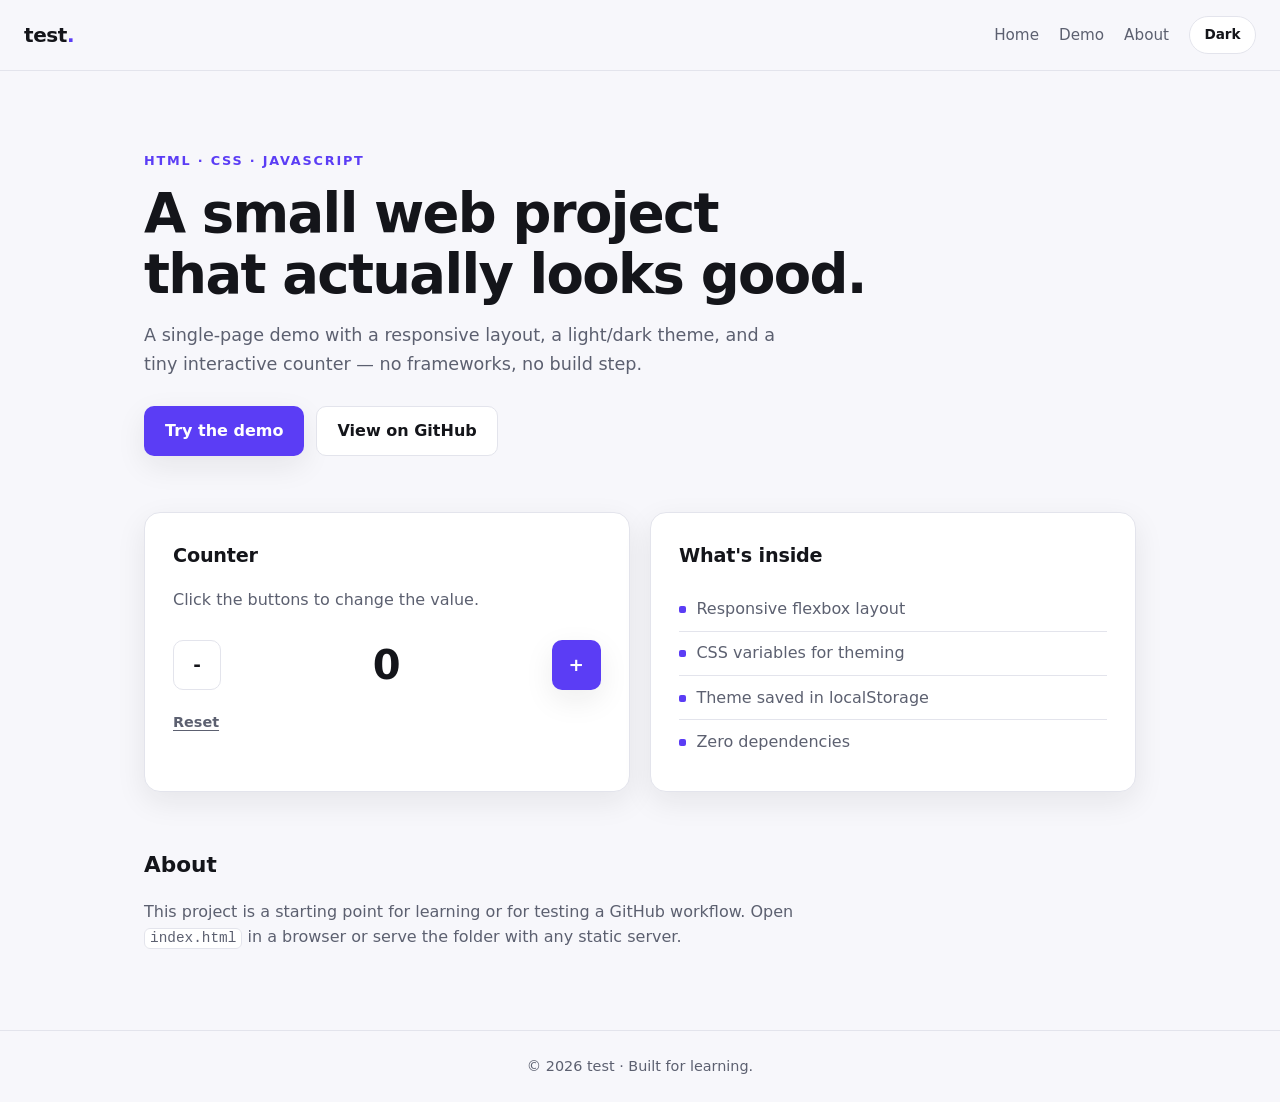
<file: index.html>
<!DOCTYPE html>
<html lang="en">
<head>
  <meta charset="UTF-8">
  <meta name="viewport" content="width=device-width, initial-scale=1.0">
  <meta name="description" content="A small, responsive web project built with plain HTML, CSS and JavaScript.">
  <title>Small Web Project</title>
  <link rel="stylesheet" href="style.css">
</head>
<body>
  <header class="site-header">
    <a class="brand" href="#">test<span>.</span></a>
    <nav class="nav">
      <a href="#hero">Home</a>
      <a href="#demo">Demo</a>
      <a href="#about">About</a>
      <button id="theme-toggle" class="theme-toggle" type="button" aria-label="Toggle theme">
        <span id="theme-icon">Dark</span>
      </button>
    </nav>
  </header>

  <main>
    <section id="hero" class="hero">
      <p class="eyebrow">HTML &middot; CSS &middot; JavaScript</p>
      <h1>A small web project<br>that actually looks good.</h1>
      <p class="lead">
        A single-page demo with a responsive layout, a light/dark theme,
        and a tiny interactive counter &mdash; no frameworks, no build step.
      </p>
      <div class="actions">
        <a class="btn primary" href="#demo">Try the demo</a>
        <a class="btn ghost" href="https://github.com/aditya2773beai25/test">View on GitHub</a>
      </div>
    </section>

    <section id="demo" class="demo">
      <div class="card">
        <h2>Counter</h2>
        <p class="muted">Click the buttons to change the value.</p>
        <div class="counter">
          <button id="decrement" class="btn ghost" type="button" aria-label="Decrease">-</button>
          <output id="count" class="count">0</output>
          <button id="increment" class="btn primary" type="button" aria-label="Increase">+</button>
        </div>
        <button id="reset" class="link" type="button">Reset</button>
      </div>
      <div class="card">
        <h2>What's inside</h2>
        <ul class="features">
          <li>Responsive flexbox layout</li>
          <li>CSS variables for theming</li>
          <li>Theme saved in localStorage</li>
          <li>Zero dependencies</li>
        </ul>
      </div>
    </section>

    <section id="about" class="about">
      <h2>About</h2>
      <p class="muted">
        This project is a starting point for learning or for testing a
        GitHub workflow. Open <code>index.html</code> in a browser or serve
        the folder with any static server.
      </p>
    </section>
  </main>

  <footer class="site-footer">
    <p>&copy; <span id="year">2026</span> test &middot; Built for learning.</p>
  </footer>

  <script src="script.js"></script>
</body>
</html>
</file>
<file: style.css>
:root {
  --bg: #f7f7fb;
  --surface: #ffffff;
  --text: #14151a;
  --muted: #5c6070;
  --border: #e3e4ec;
  --accent: #5b3df5;
  --accent-contrast: #ffffff;
  --shadow: 0 10px 30px rgba(20, 21, 26, 0.08);
}

[data-theme="dark"] {
  --bg: #0d0e13;
  --surface: #16181f;
  --text: #f2f3f7;
  --muted: #a2a6b8;
  --border: #262a35;
  --accent: #8b7bff;
  --accent-contrast: #0d0e13;
  --shadow: 0 10px 30px rgba(0, 0, 0, 0.45);
}

* {
  box-sizing: border-box;
}

html {
  scroll-behavior: smooth;
}

body {
  margin: 0;
  font-family: "Segoe UI", system-ui, -apple-system, sans-serif;
  background: var(--bg);
  color: var(--text);
  line-height: 1.6;
  transition: background 0.25s ease, color 0.25s ease;
}

code {
  font-family: Consolas, "Courier New", monospace;
  background: var(--surface);
  border: 1px solid var(--border);
  border-radius: 6px;
  padding: 0.1em 0.35em;
  font-size: 0.9em;
}

.site-header {
  position: sticky;
  top: 0;
  z-index: 10;
  display: flex;
  align-items: center;
  justify-content: space-between;
  gap: 1rem;
  padding: 1rem 1.5rem;
  background: color-mix(in srgb, var(--bg) 85%, transparent);
  backdrop-filter: blur(12px);
  border-bottom: 1px solid var(--border);
}

.brand {
  font-size: 1.25rem;
  font-weight: 700;
  color: var(--text);
  text-decoration: none;
  letter-spacing: -0.02em;
}

.brand span {
  color: var(--accent);
}

.nav {
  display: flex;
  align-items: center;
  gap: 1.25rem;
}

.nav a {
  color: var(--muted);
  text-decoration: none;
  font-size: 0.95rem;
  font-weight: 500;
}

.nav a:hover {
  color: var(--text);
}

.theme-toggle {
  font: inherit;
  font-size: 0.85rem;
  font-weight: 600;
  cursor: pointer;
  color: var(--text);
  background: var(--surface);
  border: 1px solid var(--border);
  border-radius: 999px;
  padding: 0.45rem 0.9rem;
  transition: border-color 0.2s ease, transform 0.2s ease;
}

.theme-toggle:hover {
  border-color: var(--accent);
  transform: translateY(-1px);
}

main {
  max-width: 1040px;
  margin: 0 auto;
  padding: 0 1.5rem;
}

.hero {
  padding: 5rem 0 3.5rem;
  max-width: 760px;
}

.eyebrow {
  margin: 0 0 0.75rem;
  font-size: 0.8rem;
  font-weight: 700;
  letter-spacing: 0.14em;
  text-transform: uppercase;
  color: var(--accent);
}

.hero h1 {
  margin: 0 0 1rem;
  font-size: clamp(2.1rem, 5vw, 3.4rem);
  line-height: 1.12;
  letter-spacing: -0.03em;
}

.lead {
  margin: 0 0 1.75rem;
  font-size: 1.1rem;
  color: var(--muted);
  max-width: 58ch;
}

.actions {
  display: flex;
  flex-wrap: wrap;
  gap: 0.75rem;
}

.btn {
  display: inline-flex;
  align-items: center;
  justify-content: center;
  font: inherit;
  font-weight: 600;
  text-decoration: none;
  border-radius: 10px;
  padding: 0.7rem 1.25rem;
  cursor: pointer;
  border: 1px solid transparent;
  transition: transform 0.15s ease, box-shadow 0.15s ease, background 0.15s ease;
}

.btn:hover {
  transform: translateY(-1px);
}

.btn.primary {
  background: var(--accent);
  color: var(--accent-contrast);
  box-shadow: var(--shadow);
}

.btn.ghost {
  background: var(--surface);
  color: var(--text);
  border-color: var(--border);
}

.demo {
  display: grid;
  grid-template-columns: repeat(auto-fit, minmax(280px, 1fr));
  gap: 1.25rem;
  padding-bottom: 3.5rem;
}

.card {
  background: var(--surface);
  border: 1px solid var(--border);
  border-radius: 16px;
  padding: 1.75rem;
  box-shadow: var(--shadow);
}

.card h2 {
  margin: 0 0 0.25rem;
  font-size: 1.2rem;
  letter-spacing: -0.01em;
}

.muted {
  color: var(--muted);
}

.counter {
  display: flex;
  align-items: center;
  gap: 1rem;
  margin: 1.25rem 0 0.75rem;
}

.count {
  flex: 1;
  text-align: center;
  font-size: 2.5rem;
  font-weight: 700;
  font-variant-numeric: tabular-nums;
  letter-spacing: -0.02em;
}

.counter .btn {
  min-width: 3rem;
  padding: 0.6rem 1rem;
  font-size: 1.15rem;
}

.link {
  font: inherit;
  font-size: 0.9rem;
  font-weight: 600;
  color: var(--muted);
  background: none;
  border: none;
  padding: 0;
  cursor: pointer;
  text-decoration: underline;
  text-underline-offset: 3px;
}

.link:hover {
  color: var(--text);
}

.features {
  margin: 1rem 0 0;
  padding: 0;
  list-style: none;
}

.features li {
  padding: 0.55rem 0;
  border-bottom: 1px solid var(--border);
  color: var(--muted);
}

.features li:last-child {
  border-bottom: none;
}

.features li::before {
  content: "";
  display: inline-block;
  width: 7px;
  height: 7px;
  margin-right: 0.65rem;
  border-radius: 2px;
  background: var(--accent);
  vertical-align: middle;
}

.about {
  padding-bottom: 4rem;
  max-width: 70ch;
}

.about h2 {
  margin: 0 0 0.5rem;
  font-size: 1.35rem;
}

.site-footer {
  border-top: 1px solid var(--border);
  padding: 1.5rem;
  text-align: center;
  color: var(--muted);
  font-size: 0.9rem;
}

.site-footer p {
  margin: 0;
}

@media (max-width: 640px) {
  .site-header {
    padding: 0.9rem 1rem;
  }

  .nav a {
    display: none;
  }

  .hero {
    padding: 3.5rem 0 2.5rem;
  }

  main {
    padding: 0 1rem;
  }
}
</file>
